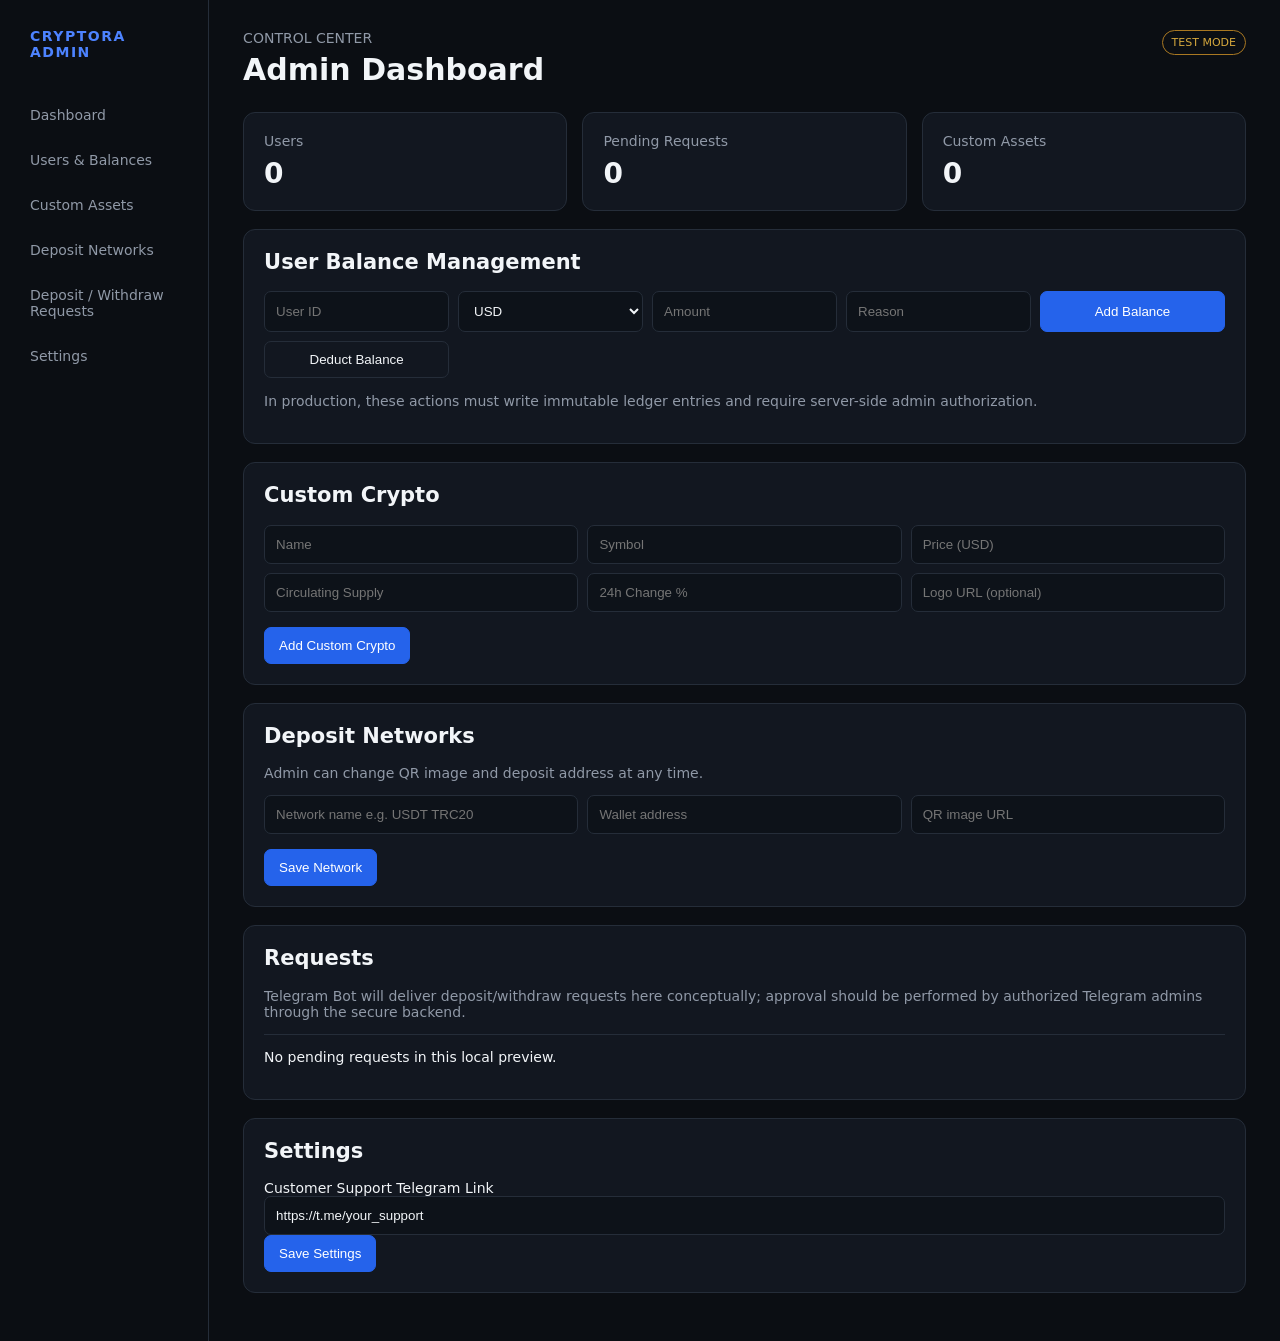
<file: admin.html>
<!doctype html><html lang="en"><head><meta charset="UTF-8"><meta name="viewport" content="width=device-width,initial-scale=1"><title>CRYPTORA Admin</title><link rel="stylesheet" href="admin.css"></head><body><aside><div class="brand">CRYPTORA ADMIN</div><nav><a href="#dashboard">Dashboard</a><a href="#users">Users & Balances</a><a href="#assets">Custom Assets</a><a href="#networks">Deposit Networks</a><a href="#requests">Deposit / Withdraw Requests</a><a href="#settings">Settings</a></nav></aside><main><header><div><span class="muted">CONTROL CENTER</span><h1>Admin Dashboard</h1></div><span class="badge">TEST MODE</span></header><section id="dashboard" class="cards"><div class="card"><span>Users</span><b>0</b></div><div class="card"><span>Pending Requests</span><b id="pending">0</b></div><div class="card"><span>Custom Assets</span><b id="assetCount">0</b></div></section><section id="users" class="card"><h2>User Balance Management</h2><div class="row"><input id="userId" placeholder="User ID"><select id="currency"><option>USD</option><option>BTC</option><option>ETH</option><option>USDT</option></select><input id="amount" type="number" step="0.00000001" placeholder="Amount"><input id="reason" placeholder="Reason"><button class="primary" id="add">Add Balance</button><button id="deduct">Deduct Balance</button></div><p class="muted">In production, these actions must write immutable ledger entries and require server-side admin authorization.</p></section><section id="assets" class="card"><h2>Custom Crypto</h2><div class="grid"><input id="name" placeholder="Name"><input id="symbol" placeholder="Symbol"><input id="price" type="number" placeholder="Price (USD)"><input id="supply" type="number" placeholder="Circulating Supply"><input id="change" type="number" placeholder="24h Change %"><input id="logo" placeholder="Logo URL (optional)"></div><button class="primary" id="saveAsset">Add Custom Crypto</button><div id="assetList"></div></section><section id="networks" class="card"><h2>Deposit Networks</h2><p class="muted">Admin can change QR image and deposit address at any time.</p><div class="grid"><input id="net" placeholder="Network name e.g. USDT TRC20"><input id="address" placeholder="Wallet address"><input id="qr" placeholder="QR image URL"></div><button class="primary" id="saveNet">Save Network</button><div id="netList"></div></section><section id="requests" class="card"><h2>Requests</h2><p class="muted">Telegram Bot will deliver deposit/withdraw requests here conceptually; approval should be performed by authorized Telegram admins through the secure backend.</p><div class="request">No pending requests in this local preview.</div></section><section id="settings" class="card"><h2>Settings</h2><label>Customer Support Telegram Link<input value="https://t.me/your_support" id="support"></label><button class="primary" onclick="alert('Saved in production through Supabase settings table.')">Save Settings</button></section></main><script src="admin.js"></script></body></html>
</file>
<file: admin.css>
:root{--bg:#0b0e13;--panel:#121720;--text:#f2f5f8;--muted:#9099a7;--line:#252d39;--accent:#2563eb}*{box-sizing:border-box}body{margin:0;background:var(--bg);color:var(--text);font:14px system-ui,sans-serif;display:flex}aside{width:245px;min-height:100vh;border-right:1px solid var(--line);padding:28px 18px;position:sticky;top:0}.brand{font-weight:900;color:#4d83ff;letter-spacing:1.5px;margin:0 12px 35px}nav{display:grid;gap:5px}nav a{padding:12px;color:var(--muted);text-decoration:none;border-radius:8px}nav a:hover{background:#181f2a;color:var(--text)}main{max-width:1200px;width:100%;padding:30px 34px}header{display:flex;justify-content:space-between;align-items:start;margin-bottom:25px}h1{margin:6px 0 0;font-size:30px}h2{margin-top:0}.muted{color:var(--muted)}.badge{border:1px solid #a97822;color:#d6a83d;padding:5px 9px;border-radius:99px;font-size:11px}.cards{display:grid;grid-template-columns:repeat(3,1fr);gap:15px}.card{background:var(--panel);border:1px solid var(--line);border-radius:12px;padding:20px;margin-bottom:18px}.cards .card span{color:var(--muted)}.cards b{display:block;font-size:28px;margin-top:8px}.row,.grid{display:grid;grid-template-columns:repeat(5,1fr);gap:9px;margin-bottom:15px}.grid{grid-template-columns:repeat(3,1fr)}input,select{width:100%;padding:11px;background:#0d1219;border:1px solid var(--line);border-radius:7px;color:var(--text)}button{padding:10px 14px;border:1px solid var(--line);border-radius:7px;background:transparent;color:var(--text);cursor:pointer}.primary{background:var(--accent);border-color:var(--accent);color:#fff}.assetItem,.netItem,.request{border-top:1px solid var(--line);padding:14px 0;margin-top:12px}.assetItem{display:flex;justify-content:space-between;gap:15px}.netItem code{word-break:break-all}@media(max-width:800px){aside{display:none}main{padding:20px}.cards,.row,.grid{grid-template-columns:1fr}}
</file>
